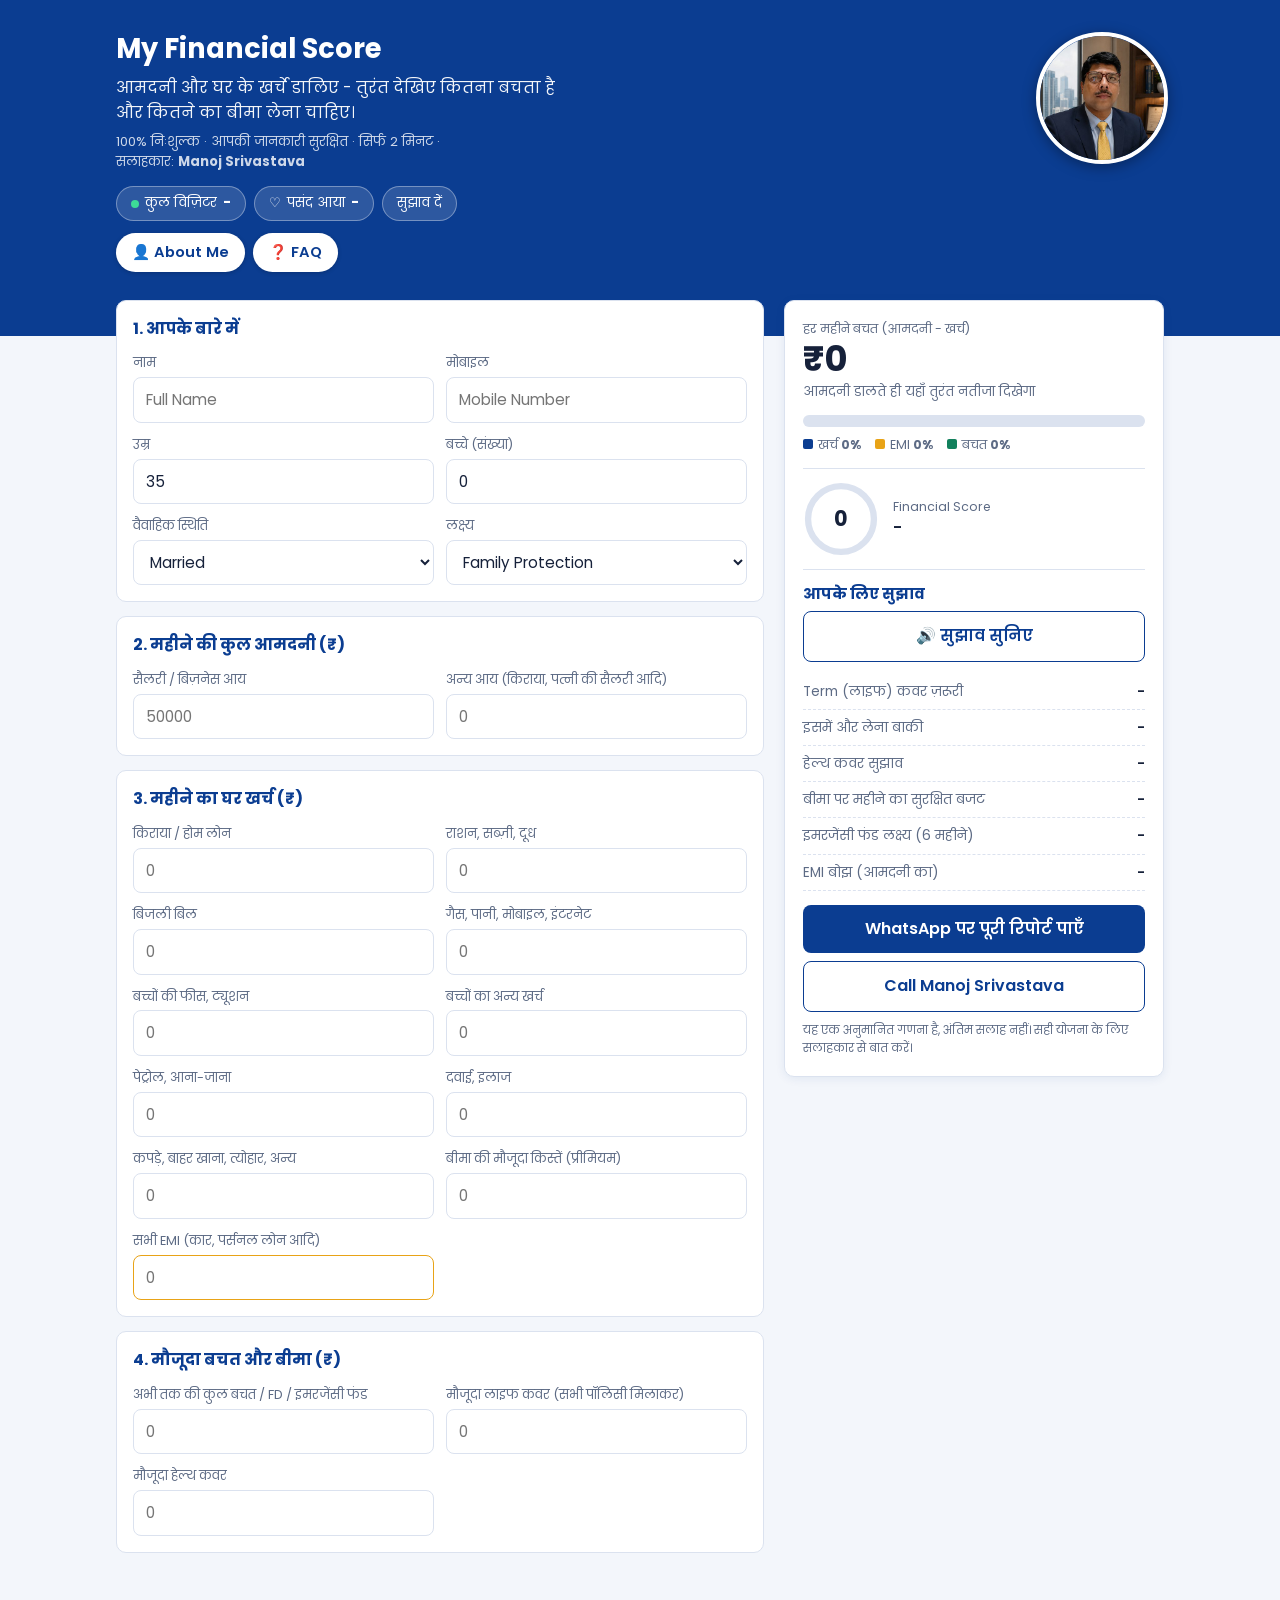
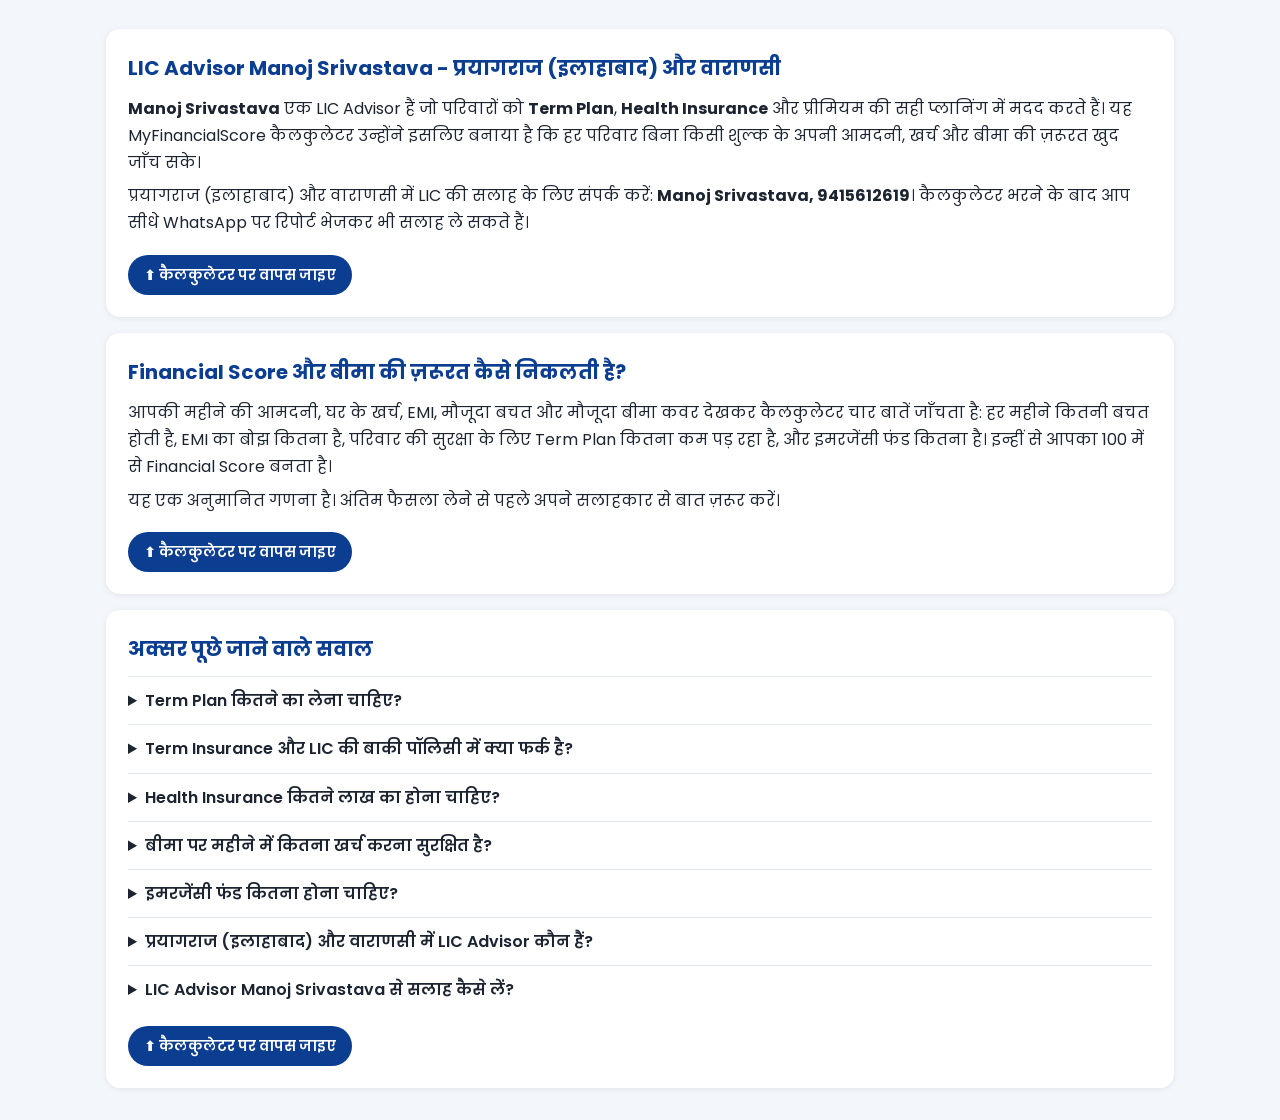
<file: index.html>
<!DOCTYPE html>
<html lang="hi">
<head>
  <!-- Google tag (gtag.js) -->
<script async src="https://www.googletagmanager.com/gtag/js?id=G-DS5905BGS4"></script>
<script>
  window.dataLayer = window.dataLayer || [];
  function gtag(){dataLayer.push(arguments);}
  gtag('js', new Date());

  gtag('config', 'G-DS5905BGS4');
</script>
<!-- Google Tag Manager -->
<script>(function(w,d,s,l,i){w[l]=w[l]||[];w[l].push({'gtm.start':
new Date().getTime(),event:'gtm.js'});var f=d.getElementsByTagName(s)[0],
j=d.createElement(s),dl=l!='dataLayer'?'&l='+l:'';j.async=true;j.src=
'https://www.googletagmanager.com/gtm.js?id='+i+dl;f.parentNode.insertBefore(j,f);
})(window,document,'script','dataLayer','GTM-PJG57GTJ');</script>
<!-- End Google Tag Manager -->
<meta charset="UTF-8">
<meta name="viewport" content="width=device-width, initial-scale=1.0">
<title>LIC Advisor in Prayagraj &amp; Varanasi - Manoj Srivastava | Term Plan &amp; Health Insurance Calculator</title>
<meta name="description" content="प्रयागराज (इलाहाबाद) और वाराणसी के LIC Advisor Manoj Srivastava का फ्री फैमिली बजट और इंश्योरेंस कैलकुलेटर। जानिए कितना Term Plan और Health Insurance लेना चाहिए। संपर्क: 9415612619">
<meta name="keywords" content="LIC Advisor Prayagraj, LIC Advisor Allahabad, LIC Advisor Varanasi, Manoj Srivastava, Term Insurance Calculator, Family Budget Calculator, MyFinancialScore">
<meta name="author" content="Manoj Srivastava">
<meta name="robots" content="index,follow">
<link rel="canonical" href="https://manojkumarsrivastava.github.io/MyFinancialScore/">
<link rel="icon" type="image/x-icon" href="favicon.ico">
<link rel="apple-touch-icon" href="favicon-192.png">
<link rel="manifest" href="manifest.json">
<meta name="theme-color" content="#0B3D91">
<meta property="og:title" content="LIC Advisor in Prayagraj &amp; Varanasi - Manoj Srivastava | Insurance Calculator">
<meta property="og:description" content="आमदनी और खर्चे डालिए - तुरंत जानिए कितना बचता है और कितने का बीमा लेना चाहिए।">
<meta property="og:image" content="https://manojkumarsrivastava.github.io/MyFinancialScore/preview.jpg">
<meta property="og:url" content="https://manojkumarsrivastava.github.io/MyFinancialScore/">
<meta property="og:type" content="website">
<meta name="twitter:card" content="summary_large_image">
<meta name="twitter:title" content="MyFinancialScore">
<meta name="twitter:description" content="Know your Financial Score instantly">
<meta name="twitter:image" content="https://manojkumarsrivastava.github.io/MyFinancialScore/preview.jpg">
<link rel="stylesheet" href="style.css">
<link rel="preconnect" href="https://fonts.googleapis.com">
<link rel="preconnect" href="https://fonts.gstatic.com" crossorigin>
<link href="https://fonts.googleapis.com/css2?family=Poppins:wght@400;500;600;700&display=swap" rel="stylesheet">
<script type="application/ld+json">
{"@context":"https://schema.org","@type":"WebSite","name":"MyFinancialScore","url":"https://manojkumarsrivastava.github.io/MyFinancialScore/","description":"Family budget and insurance calculator with instant financial score.","publisher":{"@type":"Person","name":"Manoj Srivastava"}}
</script>
<script type="application/ld+json">
{
  "@context": "https://schema.org",
  "@type": "FAQPage",
  "mainEntity": [
    {
      "@type": "Question",
      "name": "Term Plan कितने का लेना चाहिए?",
      "acceptedAnswer": {
        "@type": "Answer",
        "text": "आम तौर पर सालाना आमदनी का 10 से 15 गुना कवर लिया जाता है। उम्र कम हो और बच्चे हों तो कवर ज़्यादा रखा जाता है। अपने हिसाब से अनुमान जानने के लिए MyFinancialScore कैलकुलेटर इस्तेमाल करें।"
      }
    },
    {
      "@type": "Question",
      "name": "Term Insurance और LIC की बाकी पॉलिसी में क्या फर्क है?",
      "acceptedAnswer": {
        "@type": "Answer",
        "text": "Term Plan सिर्फ जीवन सुरक्षा देता है और प्रीमियम कम होता है। बचत या मनी-बैक वाली पॉलिसियों में प्रीमियम ज़्यादा होता है क्योंकि उनमें बचत का हिस्सा भी जुड़ा होता है। सही चुनाव आपकी ज़रूरत और बजट पर निर्भर करता है।"
      }
    },
    {
      "@type": "Question",
      "name": "Health Insurance कितने लाख का होना चाहिए?",
      "acceptedAnswer": {
        "@type": "Answer",
        "text": "परिवार के लिए आम तौर पर 10 लाख या उससे ज़्यादा का Family Floater देखा जाता है। अकेले व्यक्ति के लिए 5 लाख से शुरू कर सकते हैं। शहर और परिवार के सदस्यों की संख्या के हिसाब से इसमें बदलाव होता है।"
      }
    },
    {
      "@type": "Question",
      "name": "बीमा पर महीने में कितना खर्च करना सुरक्षित है?",
      "acceptedAnswer": {
        "@type": "Answer",
        "text": "एक सामान्य नियम है कि बीमा का कुल प्रीमियम आमदनी के 10 से 15 प्रतिशत के अंदर रखा जाए। आपके खर्च और EMI के हिसाब से सही रकम कैलकुलेटर में दिख जाती है।"
      }
    },
    {
      "@type": "Question",
      "name": "इमरजेंसी फंड कितना होना चाहिए?",
      "acceptedAnswer": {
        "@type": "Answer",
        "text": "कम से कम 6 महीने के घर खर्च के बराबर रकम अलग से जमा रखनी चाहिए, ताकि नौकरी, बीमारी या किसी और संकट में EMI और बाकी खर्च चलते रहें।"
      }
    },
    {
      "@type": "Question",
      "name": "प्रयागराज (इलाहाबाद) और वाराणसी में LIC Advisor कौन हैं?",
      "acceptedAnswer": {
        "@type": "Answer",
        "text": "Manoj Srivastava प्रयागराज (इलाहाबाद) और वाराणसी में LIC Advisor के रूप में परिवारों को Term Plan और Health Insurance की सलाह देते हैं। संपर्क नंबर: 9415612619।"
      }
    },
    {
      "@type": "Question",
      "name": "LIC Advisor Manoj Srivastava से सलाह कैसे लें?",
      "acceptedAnswer": {
        "@type": "Answer",
        "text": "कैलकुलेटर भरने के बाद 'WhatsApp पर पूरी रिपोर्ट पाएँ' बटन दबाइए। आपकी जानकारी सीधे Manoj Srivastava तक पहुँच जाएगी और वे आपसे संपर्क करेंगे।"
      }
    }
  ]
}
</script>
<script type="application/ld+json">
{
  "@context": "https://schema.org",
  "@type": "InsuranceAgency",
  "name": "Manoj Srivastava - LIC Advisor",
  "url": "https://manojkumarsrivastava.github.io/MyFinancialScore/",
  "telephone": "+919415612619",
  "image": "https://manojkumarsrivastava.github.io/MyFinancialScore/advisor.jpg",
  "description": "LIC Advisor in Prayagraj (Allahabad) and Varanasi - Term Plan, Health Insurance और फैमिली फाइनेंशियल प्लानिंग सलाह।",
  "areaServed": [
    {"@type": "City", "name": "Prayagraj"},
    {"@type": "City", "name": "Allahabad"},
    {"@type": "City", "name": "Varanasi"}
  ],
  "founder": {"@type": "Person", "name": "Manoj Srivastava", "jobTitle": "LIC Advisor"}
}
</script>
<style>
html{scroll-behavior:smooth}
.top .wrap{position:relative}
.advisor-photo{position:absolute;top:4px;right:12px;width:132px;height:132px;border-radius:50%;object-fit:cover;border:4px solid #fff;box-shadow:0 3px 14px rgba(0,0,0,.35);background:#fff}
.top .wrap>h1,.top .wrap>p{padding-right:150px}
@media (max-width:600px){
  .advisor-photo{width:80px;height:80px;border-width:3px;top:2px}
  .top .wrap>h1,.top .wrap>p{padding-right:94px}
}
.secnav{display:flex;flex-wrap:wrap;gap:8px;margin-top:12px}
.navbtn{display:inline-block;padding:8px 16px;border-radius:999px;background:#fff;color:#0B3D91;font-weight:600;font-size:.92rem;text-decoration:none;box-shadow:0 1px 4px rgba(0,0,0,.2)}
.navbtn:active{transform:scale(.97)}
#calc,#about-advisor,#how-it-works,#faq{scroll-margin-top:12px}
.backbtn{display:inline-block;margin-top:12px;padding:8px 16px;border-radius:999px;background:#0B3D91;color:#fff;font-weight:600;font-size:.9rem;text-decoration:none}
#toCalc{position:fixed;right:14px;bottom:18px;z-index:50;display:none;padding:10px 16px;border:0;border-radius:999px;background:#0B3D91;color:#fff;font-weight:600;font-size:.9rem;box-shadow:0 2px 10px rgba(0,0,0,.3);cursor:pointer}
</style>
</head>
<body>
<noscript><iframe src="https://www.googletagmanager.com/ns.html?id=GTM-PJG57GTJ" height="0" width="0" style="display:none;visibility:hidden"></iframe></noscript>

<header class="top">
  <div class="wrap">
    <img class="advisor-photo" src="advisor.jpg" width="132" height="132" alt="LIC Advisor Manoj Srivastava, प्रयागराज और वाराणसी">
    <h1>My Financial Score</h1>
    <p>आमदनी और घर के खर्चे डालिए - तुरंत देखिए कितना बचता है और कितने का बीमा लेना चाहिए।</p>
    <p class="trust">100% निःशुल्क · आपकी जानकारी सुरक्षित · सिर्फ 2 मिनट · सलाहकार: <b id="advisorHeroName">Manoj Srivastava</b></p>
    <div class="stats">
      <span class="pill" title="कुल विज़िटर:"><i class="dot"></i>कुल विज़िटर <b id="visitCount">-</b></span>
      <button type="button" class="pill like" id="likeBtn" aria-pressed="false"><span id="likeIcon">♡</span> पसंद आया <b id="likeCount">-</b></button>
      <button type="button" class="pill" id="sugBtn" aria-expanded="false" aria-controls="sugBox">सुझाव दें</button>
    </div>
    <nav class="secnav" aria-label="जानकारी">
      <a class="navbtn" href="#about-advisor">👤 About Me</a>
      <a class="navbtn" href="#faq">❓ FAQ</a>
    </nav>
    <div class="sug" id="sugBox" hidden>
      <textarea id="sugText" rows="3" placeholder="आपका सुझाव या सुधार की बात लिखिए..."></textarea>
      <button type="button" class="btn" id="sugSend">WhatsApp पर सुझाव भेजें</button>
    </div>
  </div>
</header>

<main class="wrap grid" id="calc">
  <section class="inputs" aria-label="Calculator">

    <div class="card">
      <h2>1. आपके बारे में</h2>
      <div class="row2">
        <label>नाम<input type="text" id="name" placeholder="Full Name"></label>
        <label>मोबाइल<input type="tel" id="mobile" placeholder="Mobile Number" inputmode="numeric"></label>
        <label>उम्र<input type="number" id="age" class="calc" placeholder="30" min="18" max="70" value="35"></label>
        <label>बच्चे (संख्या)<input type="number" id="children" class="calc" min="0" max="10" value="0"></label>
        <label>वैवाहिक स्थिति
          <select id="married" class="calc"><option value="Married">Married</option><option value="Unmarried">Unmarried</option></select>
        </label>
        <label>लक्ष्य
          <select id="goal">
            <option>Family Protection</option><option>Child Education</option><option>Retirement</option><option>Wealth Creation</option><option>Tax Saving</option>
          </select>
        </label>
      </div>
    </div>

    <div class="card">
      <h2>2. महीने की कुल आमदनी (₹)</h2>
      <div class="row2">
        <label>सैलरी / बिज़नेस आय<input type="number" id="income" class="calc" inputmode="numeric" placeholder="50000"></label>
        <label>अन्य आय (किराया, पत्नी की सैलरी आदि)<input type="number" id="income2" class="calc" inputmode="numeric" placeholder="0"></label>
      </div>
    </div>

    <div class="card">
      <h2>3. महीने का घर खर्च (₹)</h2>
      <div class="row2">
        <label>किराया / होम लोन<input type="number" class="calc exp" placeholder="0"></label>
        <label>राशन, सब्ज़ी, दूध<input type="number" class="calc exp" placeholder="0"></label>
        <label>बिजली बिल<input type="number" class="calc exp" placeholder="0"></label>
        <label>गैस, पानी, मोबाइल, इंटरनेट<input type="number" class="calc exp" placeholder="0"></label>
        <label>बच्चों की फीस, ट्यूशन<input type="number" class="calc exp" placeholder="0"></label>
        <label>बच्चों का अन्य खर्च<input type="number" class="calc exp" placeholder="0"></label>
        <label>पेट्रोल, आना-जाना<input type="number" class="calc exp" placeholder="0"></label>
        <label>दवाई, इलाज<input type="number" class="calc exp" placeholder="0"></label>
        <label>कपड़े, बाहर खाना, त्योहार, अन्य<input type="number" class="calc exp" placeholder="0"></label>
        <label>बीमा की मौजूदा किस्तें (प्रीमियम)<input type="number" class="calc exp" id="curPremium" placeholder="0"></label>
        <label class="emi">सभी EMI (कार, पर्सनल लोन आदि)<input type="number" id="emi" class="calc exp" placeholder="0"></label>
      </div>
    </div>

    <div class="card">
      <h2>4. मौजूदा बचत और बीमा (₹)</h2>
      <div class="row2">
        <label>अभी तक की कुल बचत / FD / इमरजेंसी फंड<input type="number" id="savings" class="calc" placeholder="0"></label>
        <label>मौजूदा लाइफ कवर (सभी पॉलिसी मिलाकर)<input type="number" id="curCover" class="calc" placeholder="0"></label>
        <label>मौजूदा हेल्थ कवर<input type="number" id="curHealth" class="calc" placeholder="0"></label>
      </div>
    </div>
  </section>

  <aside class="result" id="result" aria-live="polite">
    <div class="panel">
      <p class="lbl">हर महीने बचत (आमदनी - खर्च)</p>
      <p class="big" id="surplus">₹0</p>
      <p class="sub" id="surplusSub">आमदनी डालते ही यहाँ तुरंत नतीजा दिखेगा</p>

      <div class="bar"><span id="barExp"></span><span id="barEmi"></span><span id="barSave"></span></div>
      <ul class="legend">
        <li><i class="d1"></i>खर्च <b id="pExp">0%</b></li>
        <li><i class="d2"></i>EMI <b id="pEmi">0%</b></li>
        <li><i class="d3"></i>बचत <b id="pSave">0%</b></li>
      </ul>

      <div class="score">
        <div class="ring"><svg viewBox="0 0 120 120"><circle cx="60" cy="60" r="52" class="bg"/><circle cx="60" cy="60" r="52" class="fg" id="ring"/></svg><b id="score">0</b></div>
        <div><p class="lbl">Financial Score</p><p id="grade" class="gr">-</p></div>
      </div>

      <h3>आपके लिए सुझाव</h3>
<button type="button" class="btn ghost" id="speakBtn" style="margin:0 0 12px">🔊 सुझाव सुनिए</button>
      <dl class="rec">
        <div><dt>Term (लाइफ) कवर ज़रूरी</dt><dd id="needCover">-</dd></div>
        <div><dt>इसमें और लेना बाकी</dt><dd id="gapCover">-</dd></div>
        <div><dt>हेल्थ कवर सुझाव</dt><dd id="needHealth">-</dd></div>
        <div><dt>बीमा पर महीने का सुरक्षित बजट</dt><dd id="budget">-</dd></div>
        <div><dt>इमरजेंसी फंड लक्ष्य (6 महीने)</dt><dd id="emerg">-</dd></div>
        <div><dt>EMI बोझ (आमदनी का)</dt><dd id="emiPct">-</dd></div>
      </dl>

      <ul class="tips" id="tips"></ul>

      <a id="whatsappBtn" class="btn" target="_blank" rel="noopener">WhatsApp पर पूरी रिपोर्ट पाएँ</a>
      <a id="callBtn" class="btn ghost" href="#">Call <span id="advisorName">Manoj Srivastava</span></a>
      <p class="note">यह एक अनुमानित गणना है, अंतिम सलाह नहीं। सही योजना के लिए सलाहकार से बात करें।</p>
    </div>
  </aside>
</main>

<style>
.seo{max-width:1100px;margin:32px auto;padding:0 16px;font-family:Poppins,system-ui,sans-serif;color:#1b2430;line-height:1.7}
.seo section{background:#fff;border-radius:14px;padding:22px;margin-bottom:16px;box-shadow:0 1px 6px rgba(0,0,0,.08)}
.seo h2{margin:0 0 10px;font-size:1.25rem;color:#0B3D91}
.seo p{margin:6px 0}
.seo details{border-top:1px solid #e3e8ef;padding:10px 0}
.seo summary{cursor:pointer;font-weight:600}
</style>

<div class="seo">
  <section id="about-advisor">
    <h2>LIC Advisor Manoj Srivastava - प्रयागराज (इलाहाबाद) और वाराणसी</h2>
    <p><b>Manoj Srivastava</b> एक LIC Advisor हैं जो परिवारों को <b>Term Plan</b>, <b>Health Insurance</b> और प्रीमियम की सही प्लानिंग में मदद करते हैं। यह MyFinancialScore कैलकुलेटर उन्होंने इसलिए बनाया है कि हर परिवार बिना किसी शुल्क के अपनी आमदनी, खर्च और बीमा की ज़रूरत खुद जाँच सके।</p>
    <p>प्रयागराज (इलाहाबाद) और वाराणसी में LIC की सलाह के लिए संपर्क करें: <b>Manoj Srivastava, 9415612619</b>। कैलकुलेटर भरने के बाद आप सीधे WhatsApp पर रिपोर्ट भेजकर भी सलाह ले सकते हैं।</p>
    <a class="backbtn" href="#calc">⬆ कैलकुलेटर पर वापस जाइए</a>
  </section>

  <section id="how-it-works">
    <h2>Financial Score और बीमा की ज़रूरत कैसे निकलती है?</h2>
    <p>आपकी महीने की आमदनी, घर के खर्च, EMI, मौजूदा बचत और मौजूदा बीमा कवर देखकर कैलकुलेटर चार बातें जाँचता है: हर महीने कितनी बचत होती है, EMI का बोझ कितना है, परिवार की सुरक्षा के लिए Term Plan कितना कम पड़ रहा है, और इमरजेंसी फंड कितना है। इन्हीं से आपका 100 में से Financial Score बनता है।</p>
    <p>यह एक अनुमानित गणना है। अंतिम फैसला लेने से पहले अपने सलाहकार से बात ज़रूर करें।</p>
    <a class="backbtn" href="#calc">⬆ कैलकुलेटर पर वापस जाइए</a>
  </section>

  <section id="faq">
    <h2>अक्सर पूछे जाने वाले सवाल</h2>
    <details><summary>Term Plan कितने का लेना चाहिए?</summary><p>आम तौर पर सालाना आमदनी का 10 से 15 गुना कवर लिया जाता है। उम्र कम हो और बच्चे हों तो कवर ज़्यादा रखा जाता है। अपने हिसाब से अनुमान जानने के लिए ऊपर कैलकुलेटर इस्तेमाल करें।</p></details>
    <details><summary>Term Insurance और LIC की बाकी पॉलिसी में क्या फर्क है?</summary><p>Term Plan सिर्फ जीवन सुरक्षा देता है और प्रीमियम कम होता है। बचत या मनी-बैक वाली पॉलिसियों में प्रीमियम ज़्यादा होता है क्योंकि उनमें बचत का हिस्सा भी जुड़ा होता है। सही चुनाव आपकी ज़रूरत और बजट पर निर्भर करता है।</p></details>
    <details><summary>Health Insurance कितने लाख का होना चाहिए?</summary><p>परिवार के लिए आम तौर पर 10 लाख या उससे ज़्यादा का Family Floater देखा जाता है। अकेले व्यक्ति के लिए 5 लाख से शुरू कर सकते हैं। शहर और परिवार के सदस्यों की संख्या के हिसाब से इसमें बदलाव होता है।</p></details>
    <details><summary>बीमा पर महीने में कितना खर्च करना सुरक्षित है?</summary><p>एक सामान्य नियम है कि बीमा का कुल प्रीमियम आमदनी के 10 से 15 प्रतिशत के अंदर रखा जाए। आपके खर्च और EMI के हिसाब से सही रकम कैलकुलेटर में दिख जाती है।</p></details>
    <details><summary>इमरजेंसी फंड कितना होना चाहिए?</summary><p>कम से कम 6 महीने के घर खर्च के बराबर रकम अलग से जमा रखनी चाहिए, ताकि नौकरी, बीमारी या किसी और संकट में EMI और बाकी खर्च चलते रहें।</p></details>
    <details><summary>प्रयागराज (इलाहाबाद) और वाराणसी में LIC Advisor कौन हैं?</summary><p>Manoj Srivastava प्रयागराज (इलाहाबाद) और वाराणसी में LIC Advisor के रूप में परिवारों को Term Plan और Health Insurance की सलाह देते हैं। संपर्क नंबर: 9415612619।</p></details>
    <details><summary>LIC Advisor Manoj Srivastava से सलाह कैसे लें?</summary><p>कैलकुलेटर भरने के बाद "WhatsApp पर पूरी रिपोर्ट पाएँ" बटन दबाइए। आपकी जानकारी सीधे Manoj Srivastava तक पहुँच जाएगी और वे आपसे संपर्क करेंगे।</p></details>
    <a class="backbtn" href="#calc">⬆ कैलकुलेटर पर वापस जाइए</a>
  </section>
</div>

<script src="script.js"></script>
<script>
(function(){
  var b=document.getElementById('speakBtn');
  if(!b)return;
  
  function t(id){var e=document.getElementById(id);return e?e.textContent.trim():'';}
  function build(){
    var p=[];
    document.querySelectorAll('#result dl.rec > div').forEach(function(d){
      var k=d.querySelector('dt'),v=d.querySelector('dd');
      if(k&&v&&v.textContent.trim()!=='-')p.push(k.textContent.trim()+' '+v.textContent.trim()+'।');
    });
    document.querySelectorAll('#tips li').forEach(function(li){p.push(li.textContent.trim());});
    return p.join(' ').replace(/₹/g,'रुपये ').replace(/%/g,' प्रतिशत').replace(/EMI/g,'ईएमआई');
  }
  b.addEventListener('click',function(){
    if(!('speechSynthesis' in window)){alert('इस ब्राउज़र में बोलने की सुविधा नहीं है। कृपया Chrome में खोलिए।');return;}
    var ss=window.speechSynthesis;
    if(ss.speaking){ss.cancel();b.textContent='🔊 सुझाव सुनिए';return;}
    var u=new SpeechSynthesisUtterance(build());
    u.lang='hi-IN';u.rate=0.95;
    var v=ss.getVoices().filter(function(x){return x.lang&&x.lang.toLowerCase().indexOf('hi')===0;})[0];
    if(v)u.voice=v;
    u.onend=u.onerror=function(){b.textContent='🔊 सुझाव सुनिए';};
    b.textContent='⏹ रोकिए';
    ss.speak(u);
  });
})();
</script>
<button type="button" id="toCalc" aria-label="कैलकुलेटर पर वापस जाइए">⬆ कैलकुलेटर</button>
<script>
(function(){
  var b=document.getElementById('toCalc'),c=document.getElementById('calc');
  if(!b||!c)return;
  function chk(){var r=c.getBoundingClientRect();b.style.display=(r.bottom<0)?'block':'none';}
  window.addEventListener('scroll',chk,{passive:true});chk();
  b.addEventListener('click',function(){c.scrollIntoView({behavior:'smooth',block:'start'});});
})();
</script>
</body>
</html>
</file>
<file: style.css>
:root{--navy:#0B3D91;--ink:#16213a;--mute:#5d6b85;--line:#dbe2ef;--bg:#f3f6fb;--card:#fff;--ok:#12805c;--warn:#c27a00;--bad:#c23b3b;--gold:#e8a317}
*{box-sizing:border-box}
html{scroll-behavior:smooth}
body{margin:0;font-family:Poppins,system-ui,sans-serif;background:var(--bg);color:var(--ink);line-height:1.55}
.wrap{max-width:1080px;margin:0 auto;padding:0 16px}
.top{background:var(--navy);color:#fff;padding:28px 0 64px}
.top h1{margin:0 0 6px;font-size:1.7rem}
.top p{margin:0 0 6px;max-width:60ch;opacity:.95}
.top .trust{font-size:.82rem;opacity:.8}
.grid{display:grid;grid-template-columns:1fr 380px;gap:20px;margin-top:-36px;padding-bottom:30px;align-items:start}
.card{background:var(--card);border:1px solid var(--line);border-radius:10px;padding:16px;margin:0 0 14px}
.card h2{margin:0 0 12px;font-size:1rem;color:var(--navy)}
.row2{display:grid;grid-template-columns:1fr 1fr;gap:12px}
label{display:flex;flex-direction:column;font-size:.8rem;color:var(--mute);gap:4px}
input,select{font:inherit;font-size:.95rem;padding:10px 12px;border:1px solid var(--line);border-radius:8px;background:#fff;color:var(--ink);width:100%}
input:focus,select:focus,.btn:focus-visible{outline:2px solid var(--navy);outline-offset:1px}
.emi input{border-color:var(--gold)}
.result{position:sticky;top:12px}
.panel{background:var(--card);border:1px solid var(--line);border-radius:10px;padding:18px;box-shadow:0 2px 10px rgba(11,61,145,.08)}
.lbl{margin:0;font-size:.78rem;color:var(--mute)}
.big{margin:0;font-size:2.2rem;font-weight:700;line-height:1.2}
.big.pos{color:var(--ok)}.big.neg{color:var(--bad)}
.sub{margin:2px 0 12px;font-size:.82rem;color:var(--mute)}
.bar{display:flex;height:12px;border-radius:6px;overflow:hidden;background:var(--line)}
.bar span{display:block;height:100%;transition:width .35s}
#barExp,.d1{background:var(--navy)}#barEmi,.d2{background:var(--gold)}#barSave,.d3{background:var(--ok)}
.legend{display:flex;gap:14px;list-style:none;padding:0;margin:8px 0 14px;font-size:.78rem;color:var(--mute)}
.legend i{display:inline-block;width:10px;height:10px;border-radius:2px;margin-right:5px}
.score{display:flex;align-items:center;gap:14px;border-top:1px solid var(--line);border-bottom:1px solid var(--line);padding:12px 0;margin-bottom:12px}
.ring{position:relative;width:76px;height:76px;flex:none}
.ring svg{transform:rotate(-90deg)}
.ring circle{fill:none;stroke-width:10}
.ring .bg{stroke:var(--line)}
.ring .fg{stroke:var(--navy);stroke-linecap:round;stroke-dasharray:327;stroke-dashoffset:327;transition:stroke-dashoffset .5s,stroke .3s}
.ring b{position:absolute;inset:0;display:grid;place-items:center;font-size:1.3rem}
.gr{margin:0;font-weight:600}
h3{margin:0 0 6px;font-size:.95rem;color:var(--navy)}
.rec{margin:0 0 10px}
.rec div{display:flex;justify-content:space-between;gap:10px;padding:7px 0;border-bottom:1px dashed var(--line);font-size:.85rem}
.rec dt{color:var(--mute)}
.rec dd{margin:0;font-weight:600;text-align:right}
.tips{padding-left:18px;margin:10px 0 14px;font-size:.83rem}
.tips li{margin-bottom:4px}
.btn{display:block;width:100%;text-align:center;text-decoration:none;font:inherit;font-weight:600;padding:12px;border:0;border-radius:8px;background:var(--navy);color:#fff;cursor:pointer;margin-top:8px}
.btn.ghost{background:#fff;color:var(--navy);border:1px solid var(--navy)}
.note{font-size:.72rem;color:var(--mute);margin:10px 0 0}
@media(max-width:860px){.grid{grid-template-columns:1fr}.result{position:static}}
@media(max-width:480px){.row2{grid-template-columns:1fr}.top h1{font-size:1.4rem}}
@media(prefers-reduced-motion:reduce){*{transition:none!important}}
.stats{display:flex;flex-wrap:wrap;gap:8px;margin-top:14px}
.pill{display:inline-flex;align-items:center;gap:6px;font:inherit;font-size:.82rem;color:#fff;background:rgba(255,255,255,.14);border:1px solid rgba(255,255,255,.35);border-radius:999px;padding:6px 14px;cursor:pointer}
.pill:hover{background:rgba(255,255,255,.24)}
.pill:focus-visible{outline:2px solid #fff;outline-offset:2px}
.pill.liked{background:#fff;color:var(--navy)}
.stats span.pill{cursor:default}
.dot{width:8px;height:8px;border-radius:50%;background:#3ddc97;animation:pulse 1.8s infinite}
@keyframes pulse{50%{opacity:.35}}
.sug{max-width:520px;margin-top:10px}
.sug[hidden]{display:none}
.sug textarea{font:inherit;width:100%;padding:10px 12px;border-radius:8px;border:0;resize:vertical}
.sug .btn{background:var(--gold);color:#16213a}
</file>
